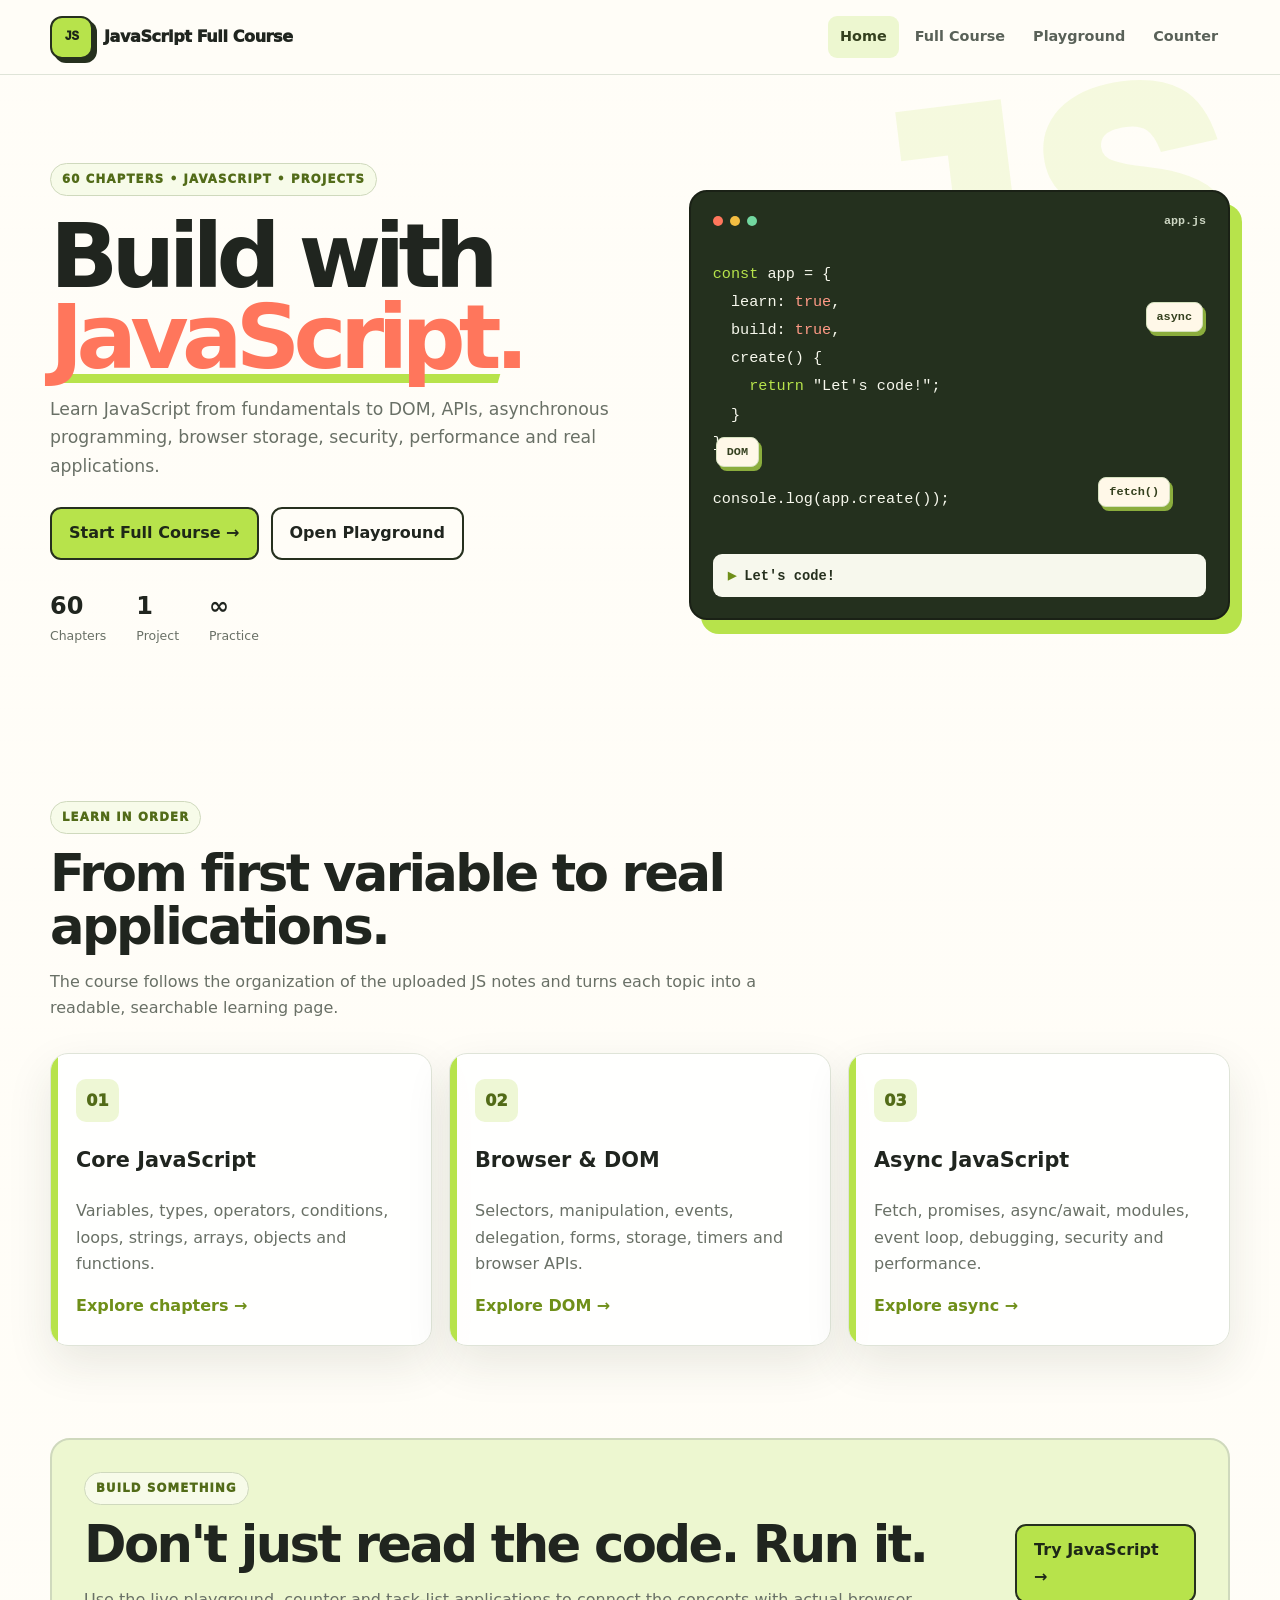
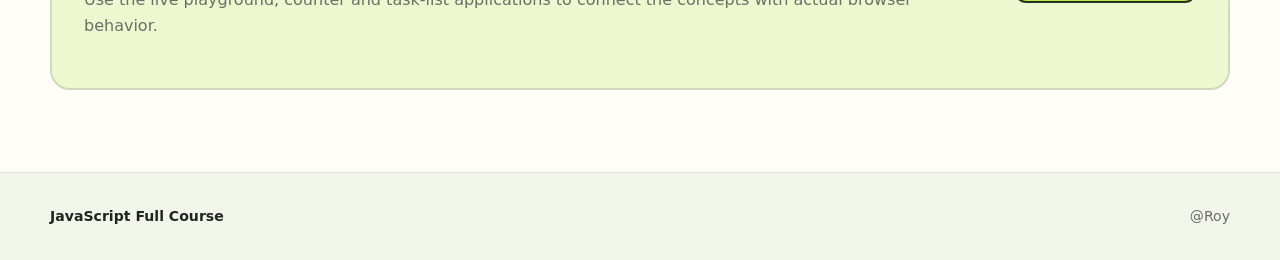
<file: index.html>
<!doctype html>
<html lang="en">

<head>
  <meta charset="utf-8">
  <meta name="viewport" content="width=device-width, initial-scale=1">
  <meta name="description"
    content="A complete JavaScript learning course with 60 chapters, live examples, playgrounds and projects.">
  <title>JavaScript Full Course</title>
  <link rel="stylesheet" href="style.css">
</head>

<body>
  <header class="site-header">
    <div class="container nav">
      <a class="brand" href="index.html"><span class="brand-mark">JS</span><span>JavaScript Full Course</span></a>
      <button class="menu-toggle" aria-label="Toggle navigation">☰</button>
      <nav class="nav-links">
        <a class="active" href="index.html">Home</a>
        <a href="course.html">Full Course</a>
        <a href="playground.html">Playground</a>
        <a href="counter.html">Counter</a>
      </nav>
    </div>
  </header>

  <main>
    <section class="hero">
      <div class="container hero-grid">
        <div class="hero-copy reveal">
          <span class="eyebrow">60 CHAPTERS • JAVASCRIPT • PROJECTS</span>
          <h1>Build with <span>JavaScript.</span></h1>
          <p>Learn JavaScript from fundamentals to DOM, APIs, asynchronous programming, browser storage, security,
            performance and real applications.</p>
          <div class="hero-actions">
            <a class="btn btn-primary" href="course.html">Start Full Course →</a>
            <a class="btn btn-secondary" href="playground.html">Open Playground</a>
          </div>
          <div class="hero-stats">
            <div><strong>60</strong><span>Chapters</span></div>
            <div><strong>1</strong><span>Project</span></div>
            <div><strong>∞</strong><span>Practice</span></div>
          </div>
        </div>
        <div class="hero-console reveal delay-1" aria-label="Animated JavaScript console">
          <div class="console-top"><span></span><span></span><span></span><b>app.js</b></div>
          <pre><code><i>const</i> app = {
  learn: <em>true</em>,
  build: <em>true</em>,
  create() {
    <i>return</i> "Let's code!";
  }
};

console.log(app.create());</code></pre>
          <div class="console-output"><span>▶</span> Let's code!</div>
          <div class="floating-token token-a">async</div>
          <div class="floating-token token-b">DOM</div>
          <div class="floating-token token-c">fetch()</div>
        </div>
      </div>
    </section>

    <section class="section">
      <div class="container">
        <div class="section-heading reveal">
          <span class="eyebrow">LEARN IN ORDER</span>
          <h2>From first variable to real applications.</h2>
          <p>The course follows the organization of the uploaded JS notes and turns each topic into a readable,
            searchable learning page.</p>
        </div>
        <div class="feature-grid">
          <article class="feature-card reveal"><span class="feature-icon">01</span>
            <h3>Core JavaScript</h3>
            <p>Variables, types, operators, conditions, loops, strings, arrays, objects and functions.</p><a
              href="course.html#chapter-1">Explore chapters →</a>
          </article>
          <article class="feature-card reveal delay-1"><span class="feature-icon">02</span>
            <h3>Browser & DOM</h3>
            <p>Selectors, manipulation, events, delegation, forms, storage, timers and browser APIs.</p><a
              href="course.html#chapter-41">Explore DOM →</a>
          </article>
          <article class="feature-card reveal delay-2"><span class="feature-icon">03</span>
            <h3>Async JavaScript</h3>
            <p>Fetch, promises, async/await, modules, event loop, debugging, security and performance.</p><a
              href="course.html#chapter-50">Explore async →</a>
          </article>
        </div>
      </div>
    </section>

    <section class="section section-accent">
      <div class="container cta-card reveal">
        <div><span class="eyebrow">BUILD SOMETHING</span>
          <h2>Don't just read the code. Run it.</h2>
          <p>Use the live playground, counter and task-list applications to connect the concepts with actual browser
            behavior.</p>
        </div>
        <a class="btn btn-primary" href="playground.html">Try JavaScript →</a>
      </div>
    </section>
  </main>

  <footer class="site-footer">
    <div class="container"><strong>JavaScript Full Course</strong><span>@Roy</span></div>
  </footer>
  <script src="script.js"></script>
</body>

</html>
</file>
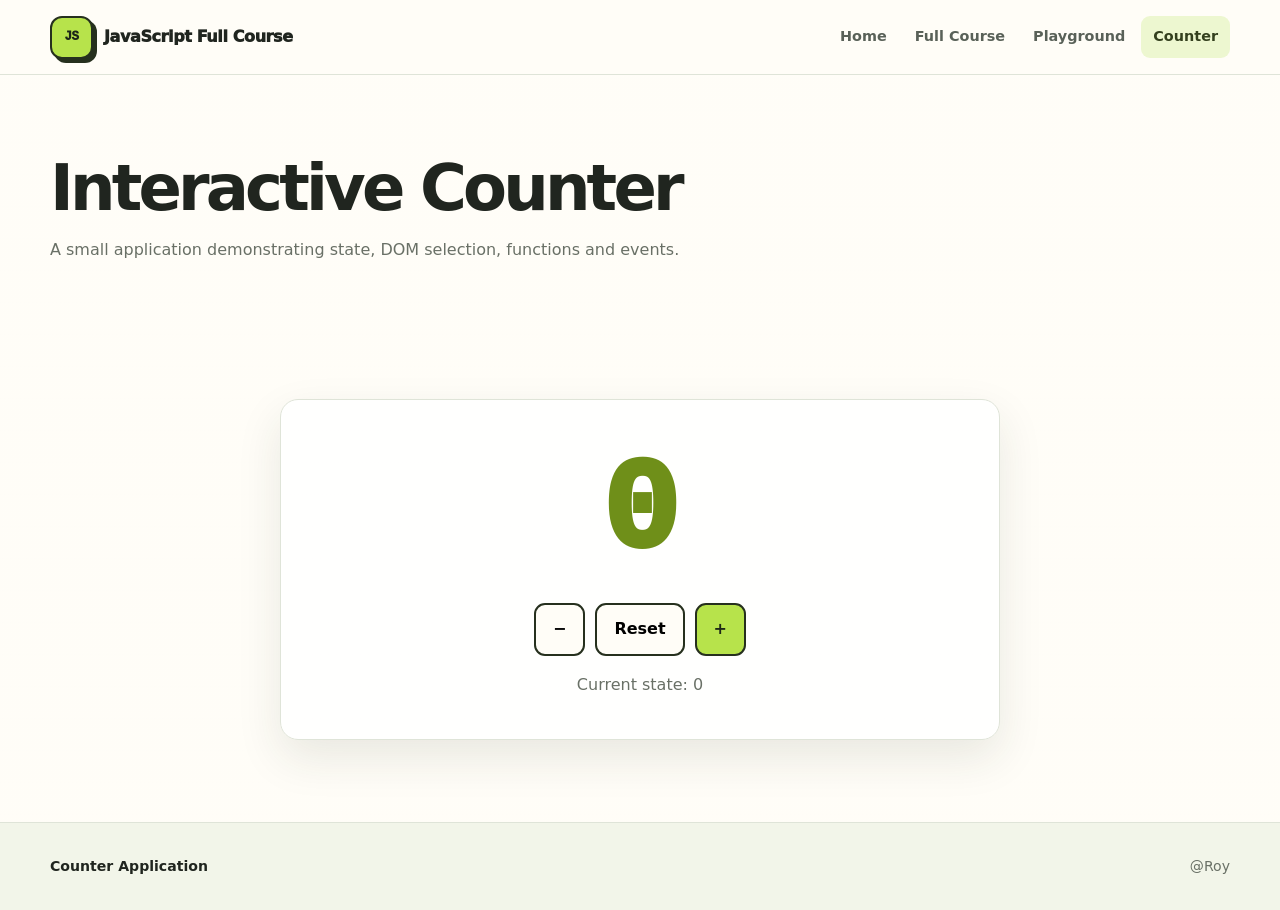
<file: counter.html>
<!doctype html>
<html lang="en">

<head>
    <meta charset="utf-8">
    <meta name="viewport" content="width=device-width, initial-scale=1">
    <title>Counter Application</title>
    <link rel="stylesheet" href="style.css">
</head>

<body>
    <header class="site-header">
        <div class="container nav">
            <a class="brand" href="index.html">
                <span class="brand-mark">JS</span>
                <span>JavaScript Full Course</span>
            </a>
            <button class="menu-toggle" aria-label="Toggle navigation">☰</button>
            <nav class="nav-links">
                <a href="index.html">Home</a>
                <a href="course.html">Full Course</a>
                <a href="playground.html">Playground</a>
                <a class="active" href="counter.html">Counter</a>
                
            </nav>
        </div>
    </header>
    <main>
        <section class="course-hero compact">
            <div class="container">
                
                <h1>Interactive Counter</h1>
                <p>A small application demonstrating state, DOM selection, functions and events.</p>
            </div>
        </section>
        <section class="section">
            <div class="container app-shell reveal">
                <div class="counter-value" id="count">0</div>
                <div class="counter-actions"><button id="dec" class="btn btn-secondary">−</button><button id="reset"
                        class="btn btn-secondary">Reset</button><button id="inc" class="btn btn-primary">+</button>
                </div>
                <p class="app-status" id="counterStatus">Current state: 0</p>
            </div>
        </section>
    </main>
    <footer class="site-footer">
        <div class="container"><strong>Counter Application</strong>
            <span>@Roy</span></div>
    </footer>
    <script src="script.js"></script>
    <script>
        let count = 0;
        const output = document.querySelector("#count");
        const status = document.querySelector("#counterStatus");
        function render() { output.textContent = count; status.textContent = "Current state: " + count; output.classList.remove("pulse"); void output.offsetWidth; output.classList.add("pulse"); }
        document.querySelector("#inc").addEventListener("click", () => { count++; render(); });
        document.querySelector("#dec").addEventListener("click", () => { count--; render(); });
        document.querySelector("#reset").addEventListener("click", () => { count = 0; render(); });
    </script>
</body>

</html>
</file>
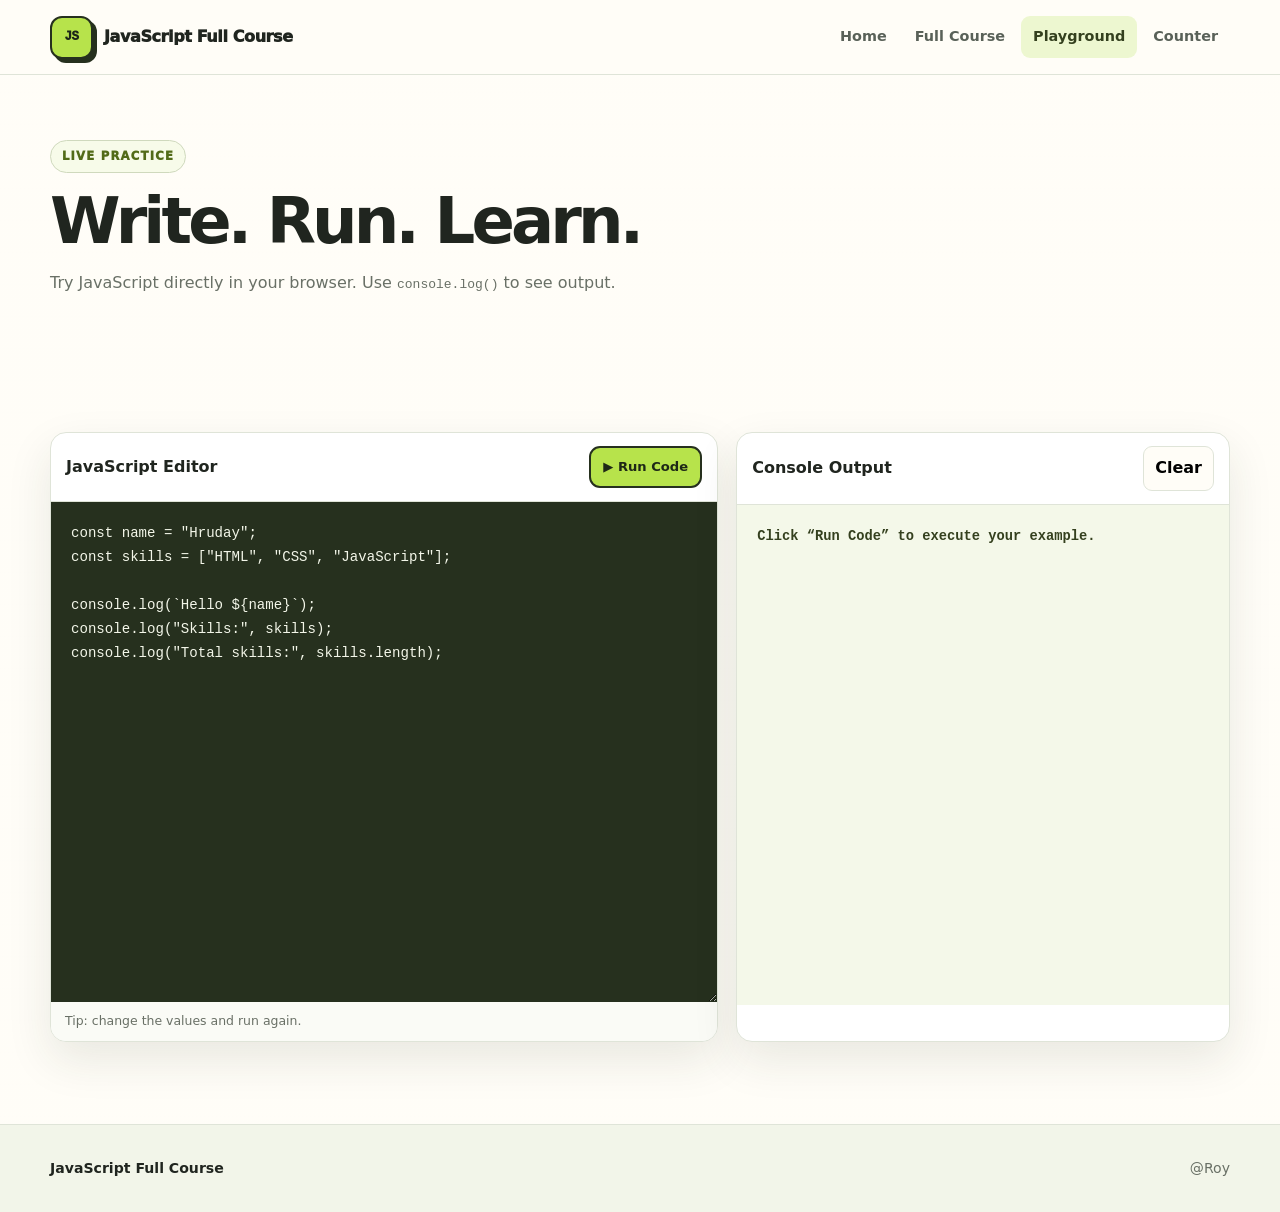
<file: playground.html>
<!doctype html>
<html lang="en">

<head>
  <meta charset="utf-8">
  <meta name="viewport" content="width=device-width, initial-scale=1">
  <title>JavaScript Playground</title>
  <link rel="stylesheet" href="style.css">
</head>

<body>
  <header class="site-header">
    <div class="container nav"><a class="brand" href="index.html"><span class="brand-mark">JS</span><span>JavaScript
          Full Course</span></a><button class="menu-toggle" aria-label="Toggle navigation">☰</button>
      <nav class="nav-links">
        <a href="index.html">Home</a>
        <a href="course.html">Full Course</a>
        <a class="active" href="playground.html">Playground</a>
        <a href="counter.html">Counter</a>
      </nav>
    </div>
  </header>
  <main>
    <section class="course-hero compact">
      <div class="container"><span class="eyebrow">LIVE PRACTICE</span>
        <h1>Write. Run. Learn.</h1>
        <p>Try JavaScript directly in your browser. Use <code>console.log()</code> to see output.</p>
      </div>
    </section>
    <section class="section">
      <div class="container playground">
        <div class="editor-panel">
          <div class="panel-head"><strong>JavaScript Editor</strong><button id="runCode"
              class="btn btn-primary btn-small">▶ Run Code</button></div><textarea id="codeEditor" spellcheck="false">const name = "Hruday";
const skills = ["HTML", "CSS", "JavaScript"];

console.log(`Hello ${name}`);
console.log("Skills:", skills);
console.log("Total skills:", skills.length);</textarea>
          <div class="editor-tip">Tip: change the values and run again.</div>
        </div>
        <div class="output-panel">
          <div class="panel-head"><strong>Console Output</strong><button id="clearOutput"
              class="ghost-btn">Clear</button></div>
          <pre id="consoleOutput">Click “Run Code” to execute your example.</pre>
        </div>
      </div>
    </section>
  </main>
  <footer class="site-footer">
    <div class="container"><strong>JavaScript Full Course</strong><span>@Roy</span></div>
  </footer>
  <script src="script.js"></script>
  <script src="playground.js"></script>
</body>

</html>
</file>
<file: style.css>
:root {
  --paper: #fffdf7;
  --ink: #20251f;
  --muted: #697066;
  --line: #dfe4d8;
  --lime: #b7e34b;
  --coral: #ff765c;
  --shadow: 0 18px 45px rgba(39, 52, 31, .10);
  --max: 1180px
}

* {
  box-sizing: border-box
}

html {
  scroll-behavior: smooth
}

body {
  margin: 0;
  color: var(--ink);
  background: linear-gradient(rgba(255, 253, 247, .96), rgba(255, 253, 247, .96)), repeating-linear-gradient(0deg, transparent 0, transparent 31px, rgba(94, 112, 75, .055) 32px);
  font-family: Inter, ui-sans-serif, system-ui, -apple-system, BlinkMacSystemFont, "Segoe UI", sans-serif;
  line-height: 1.65
}

a {
  color: inherit;
  text-decoration: none
}

button,
input,
textarea {
  font: inherit
}

.container {
  width: min(calc(100% - 38px), var(--max));
  margin: auto
}

.site-header {
  position: sticky;
  top: 0;
  z-index: 50;
  background: rgba(255, 253, 247, .91);
  backdrop-filter: blur(15px);
  border-bottom: 1px solid var(--line)
}

.nav {
  min-height: 74px;
  display: flex;
  align-items: center;
  justify-content: space-between;
  gap: 24px
}

.brand {
  display: flex;
  align-items: center;
  gap: 11px;
  font-weight: 950;
  letter-spacing: -.025em
}

.brand-mark {
  width: 43px;
  height: 43px;
  border-radius: 12px;
  display: grid;
  place-items: center;
  background: var(--lime);
  border: 2px solid #26301e;
  color: #1d2518;
  box-shadow: 4px 4px 0 #26301e;
  font: 950 .78rem/1 monospace
}

.nav-links {
  display: flex;
  gap: 4px;
  align-items: center
}

.nav-links a {
  padding: 9px 12px;
  border-radius: 9px;
  color: #596158;
  font-size: .9rem;
  font-weight: 800
}

.nav-links a:hover,
.nav-links a.active {
  background: #edf7d0;
  color: #34401e
}

.menu-toggle {
  display: none;
  border: 2px solid var(--line);
  background: var(--paper);
  border-radius: 10px;
  padding: 7px 10px
}

.hero {
  padding: 88px 0 72px;
  position: relative;
  overflow: hidden
}

.hero::before {
  content: "JS";
  position: absolute;
  right: 4%;
  top: 5%;
  font: 950 clamp(9rem, 25vw, 24rem)/.8 monospace;
  color: rgba(183, 227, 75, .14);
  transform: rotate(-7deg);
  pointer-events: none
}

.hero-grid {
  display: grid;
  grid-template-columns: 1.03fr .97fr;
  gap: 64px;
  align-items: center;
  position: relative
}

.eyebrow {
  display: inline-flex;
  padding: 6px 11px;
  border: 1px solid #cfd9bd;
  border-radius: 999px;
  background: #f7fbe9;
  color: #526b18;
  font-size: .73rem;
  font-weight: 950;
  letter-spacing: .1em
}

.hero h1 {
  margin: 20px 0 16px;
  max-width: 720px;
  font-size: clamp(3.4rem, 7vw, 6.8rem);
  line-height: .9;
  letter-spacing: -.075em
}

.hero h1 span {
  position: relative;
  display: inline-block;
  color: var(--coral)
}

.hero h1 span::after {
  content: "";
  position: absolute;
  left: 0;
  right: 5%;
  bottom: -5px;
  height: 9px;
  background: var(--lime);
  transform: skewX(-16deg);
  z-index: -1
}

.hero p {
  max-width: 680px;
  color: var(--muted);
  font-size: 1.08rem
}

.hero-actions {
  display: flex;
  gap: 12px;
  flex-wrap: wrap;
  margin: 27px 0
}

.btn {
  display: inline-flex;
  align-items: center;
  justify-content: center;
  gap: 8px;
  border: 2px solid #26301e;
  border-radius: 11px;
  padding: 11px 17px;
  font-weight: 900;
  cursor: pointer;
  transition: transform .2s ease, box-shadow .2s ease
}

.btn:hover {
  transform: translate(-2px, -3px);
  box-shadow: 5px 6px 0 #26301e
}

.btn-primary {
  background: var(--lime);
  color: #1e2817
}

.btn-secondary {
  background: var(--paper)
}

.btn-small {
  padding: 8px 12px;
  font-size: .82rem
}

.ghost-btn {
  border: 1px solid var(--line);
  background: var(--paper);
  border-radius: 9px;
  padding: 8px 11px;
  cursor: pointer;
  font-weight: 800
}

.hero-stats {
  display: flex;
  gap: 30px;
  margin-top: 27px
}

.hero-stats div {
  display: grid
}

.hero-stats strong {
  font-size: 1.5rem
}

.hero-stats span {
  font-size: .78rem;
  color: var(--muted)
}

.hero-console {
  position: relative;
  min-height: 430px;
  padding: 22px;
  background: #24301e;
  color: #f7f8ed;
  border: 2px solid #1a2116;
  border-radius: 18px;
  box-shadow: 12px 14px 0 #b7e34b;
  transform: rotate(1deg)
}

.console-top {
  display: flex;
  align-items: center;
  gap: 7px;
  color: #cdd6c3
}

.console-top span {
  width: 10px;
  height: 10px;
  border-radius: 50%;
  background: #ff765c
}

.console-top span:nth-child(2) {
  background: #f2bd42
}

.console-top span:nth-child(3) {
  background: #72d7a0
}

.console-top b {
  margin-left: auto;
  font: 700 .73rem monospace
}

.hero-console pre {
  font: 500 .95rem/1.85 "SFMono-Regular", Consolas, monospace;
  margin-top: 32px
}

.hero-console i {
  color: #b7e34b;
  font-style: normal
}

.hero-console em {
  color: #ff9a86;
  font-style: normal
}

.console-output {
  position: absolute;
  left: 22px;
  right: 22px;
  bottom: 21px;
  padding: 13px 15px;
  border-radius: 9px;
  background: #f7f8ed;
  color: #26301e;
  font: 800 .86rem monospace
}

.console-output span {
  color: #6f8f19
}

.floating-token {
  position: absolute;
  padding: 7px 10px;
  border-radius: 8px;
  background: #fff8e8;
  color: #34401e;
  border: 1px solid #d6e1bf;
  font: 850 .74rem monospace;
  box-shadow: 3px 4px 0 rgba(183, 227, 75, .7);
  animation: jsFloat 4.8s ease-in-out infinite
}

.token-a {
  right: 25px;
  top: 110px
}

.token-b {
  left: 25px;
  top: 245px;
  animation-delay: 1s
}

.token-c {
  right: 58px;
  top: 285px;
  animation-delay: 2s
}

.section {
  padding: 82px 0
}

.section-accent {
  padding-top: 10px
}

.section-heading {
  max-width: 760px;
  margin-bottom: 32px
}

.section-heading h2,
.cta-card h2 {
  font-size: clamp(2rem, 4vw, 3.4rem);
  line-height: 1.03;
  letter-spacing: -.05em;
  margin: 13px 0
}

.section-heading p,
.cta-card p {
  color: var(--muted)
}

.feature-grid {
  display: grid;
  grid-template-columns: repeat(3, 1fr);
  gap: 17px
}

.feature-card,
.reference-card,
.app-shell {
  background: rgba(255, 255, 255, .84);
  border: 1px solid var(--line);
  border-radius: 18px;
  padding: 25px;
  box-shadow: var(--shadow)
}

.feature-card {
  position: relative;
  overflow: hidden;
  transition: transform .25s ease
}

.feature-card::before {
  content: "";
  position: absolute;
  left: 0;
  top: 0;
  width: 7px;
  height: 100%;
  background: var(--lime)
}

.feature-card:hover {
  transform: translateY(-5px)
}

.feature-icon {
  display: grid;
  place-items: center;
  width: 43px;
  height: 43px;
  border-radius: 10px;
  background: #eef7d5;
  color: #526b18;
  font-weight: 950
}

.feature-card h3 {
  font-size: 1.3rem
}

.feature-card p {
  color: var(--muted)
}

.feature-card a {
  color: #6f8f19;
  font-weight: 900
}

.cta-card {
  display: flex;
  align-items: center;
  justify-content: space-between;
  gap: 28px;
  padding: 32px;
  border-radius: 20px;
  background: #edf7d0;
  border: 2px solid #cfd9bd
}
/* Counter Page Footer */
.site-footer {
    padding: 32px 0;
    border-top: 1px solid var(--line);
    background: #f2f5e9;
    margin-top: auto;
}

.site-footer .container {
    display: flex;
    justify-content: space-between;
    align-items: center;
    gap: 40px;
    color: var(--muted);
    font-size: .88rem;
}

.site-footer strong {
    color: var(--ink);
}

/* Keep footer at the bottom on Counter page */
body:has(.counter-value) {
    min-height: 100vh;
    display: flex;
    flex-direction: column;
}

body:has(.counter-value) main {
    flex: 1;
}
.course-hero {
  padding: 65px 0 30px
}

.course-hero.compact {
  padding-bottom: 38px
}

.course-hero h1 {
  font-size: clamp(2.6rem, 5vw, 4.8rem);
  line-height: .98;
  letter-spacing: -.06em;
  margin: 17px 0
}

.course-hero p {
  max-width: 870px;
  color: var(--muted)
}

.course-tools {
  display: flex;
  align-items: center;
  gap: 14px;
  margin-top: 25px
}

.search-box {
  display: flex;
  align-items: center;
  gap: 9px;
  width: min(700px, 100%);
  background: var(--paper);
  border: 2px solid var(--line);
  border-radius: 11px;
  padding: 0 12px
}

.search-box span {
  color: #6f8f19;
  font-size: 1.25rem
}

.search-box input {
  border: 0;
  outline: 0;
  background: transparent;
  padding: 13px 0;
  width: 100%;
  color: var(--ink)
}

.search-box button {
  border: 0;
  background: transparent;
  color: var(--muted);
  font-size: 1.1rem;
  cursor: pointer
}

.result-count {
  color: var(--muted);
  font-weight: 800
}

.course-layout {
  display: grid;
  grid-template-columns: 255px 1fr;
  gap: 27px;
  align-items: start
}

.chapter-nav {
  position: sticky;
  top: 94px;
  max-height: calc(100vh - 112px);
  overflow: auto;
  background: #fbfcf4;
  border: 1px solid var(--line);
  border-radius: 15px;
  padding: 14px
}

.side-title {
  font-size: .72rem;
  text-transform: uppercase;
  letter-spacing: .1em;
  font-weight: 950;
  padding: 7px 9px 12px;
  color: #65705f
}

.chapter-nav a {
  display: flex;
  gap: 8px;
  padding: 8px 9px;
  border-radius: 8px;
  color: #687266;
  font-size: .78rem;
  line-height: 1.25
}

.chapter-nav a:hover {
  background: #eef7d5;
  color: #4e6519
}

.chapter-nav a span {
  color: #6f8f19;
  font-weight: 950;
  min-width: 22px
}

.chapter {
  scroll-margin-top: 100px;
  background: rgba(255, 255, 255, .88);
  border: 1px solid var(--line);
  border-radius: 18px;
  padding: 31px;
  margin-bottom: 22px;
  box-shadow: var(--shadow)
}

.chapter-top {
  display: flex;
  align-items: center;
  gap: 10px
}

.chapter-number {
  font: 950 2.2rem/1 monospace;
  color: var(--coral)
}

.chapter-label {
  font-size: .7rem;
  font-weight: 950;
  letter-spacing: .1em;
  color: #7a8376
}

.chapter h2 {
  font-size: clamp(1.6rem, 3vw, 2.5rem);
  line-height: 1.1;
  margin: 14px 0
}

.chapter-description {
  color: var(--muted);
  font-size: 1.02rem
}

.lesson-grid {
  display: grid;
  grid-template-columns: 1fr 1fr;
  gap: 15px;
  margin: 22px 0
}

.lesson-card {
  padding: 18px;
  border-radius: 13px;
  background: #f7f9f1;
  border: 1px solid var(--line)
}

.lesson-card h3,
.lesson-block h3,
.summary-table h3 {
  margin: 0 0 10px;
  font-size: .76rem;
  text-transform: uppercase;
  letter-spacing: .08em;
  color: #6f8f19
}

.lesson-block {
  margin-top: 20px
}

.lesson-block pre {
  overflow: auto;
  margin: 0;
  border-radius: 12px;
  background: #26301e;
  color: #f4f7e8;
  padding: 18px;
  font: 500 .84rem/1.7 "SFMono-Regular", Consolas, monospace;
  white-space: pre-wrap
}

.output-block pre {
  background: #f4f8e9;
  color: #34401e;
  border: 1px solid #dbe7c4
}

.points {
  padding-left: 22px
}

.points li {
  margin: 7px 0;
  color: #5f695d
}

.summary-table {
  margin-top: 22px;
  overflow: auto
}

.summary-table table {
  width: 100%;
  border-collapse: collapse;
  min-width: 580px
}

.summary-table th,
.summary-table td {
  padding: 10px;
  border: 1px solid var(--line);
  text-align: left
}

.summary-table th {
  background: #eef7d5
}

.reference-grid {
  display: grid;
  grid-template-columns: repeat(4, 1fr);
  gap: 16px
}

.reference-card h3 {
  margin: 9px 0
}

.chip-list {
  display: flex;
  flex-wrap: wrap;
  gap: 7px
}

.chip-list a {
  padding: 7px 9px;
  border-radius: 8px;
  background: #f7f9f1;
  border: 1px solid var(--line);
  color: #526b18;
  font: 700 .75rem monospace
}

.playground {
  display: grid;
  grid-template-columns: 1.15fr .85fr;
  gap: 18px
}

.editor-panel,
.output-panel {
  overflow: hidden;
  border: 1px solid var(--line);
  border-radius: 16px;
  background: #fff;
  box-shadow: var(--shadow)
}

.panel-head {
  display: flex;
  align-items: center;
  justify-content: space-between;
  padding: 13px 15px;
  border-bottom: 1px solid var(--line)
}

#codeEditor {
  display: block;
  width: 100%;
  min-height: 500px;
  border: 0;
  outline: 0;
  resize: vertical;
  background: #26301e;
  color: #f3f6e9;
  padding: 20px;
  font: 500 .88rem/1.7 "SFMono-Regular", Consolas, monospace
}

.editor-tip {
  padding: 9px 14px;
  color: var(--muted);
  font-size: .78rem;
  background: #fafbf6
}

.output-panel pre {
  min-height: 500px;
  margin: 0;
  padding: 20px;
  white-space: pre-wrap;
  overflow: auto;
  color: #34401e;
  background: #f4f8e9;
  font: 600 .86rem/1.7 "SFMono-Regular", Consolas, monospace
}

.flash {
  animation: consoleFlash .35s ease
}

.app-shell {
  max-width: 720px;
  margin: auto;
  text-align: center
}

.counter-value {
  font: 950 8rem/1 monospace;
  color: #6f8f19;
  margin: 25px 0
}

.counter-actions {
  display: flex;
  justify-content: center;
  gap: 10px
}

.app-status {
  color: var(--muted)
}

.pulse {
  animation: numberPulse .3s ease
}

.reveal {
  opacity: 0;
  transform: translateY(18px);
  transition: opacity .6s ease, transform .6s ease
}

.reveal.visible {
  opacity: 1;
  transform: none
}

.delay-1 {
  transition-delay: .1s
}

.delay-2 {
  transition-delay: .2s
}

@keyframes jsFloat {

  0%,
  100% {
    transform: translateY(0) rotate(-1deg)
  }

  50% {
    transform: translateY(-10px) rotate(1deg)
  }
}

@keyframes numberPulse {
  50% {
    transform: scale(1.08)
  }
}

@keyframes consoleFlash {
  50% {
    background: #e7f4bb
  }
}

@media(max-width:960px) {

  .hero-grid,
  .playground {
    grid-template-columns: 1fr
  }

  .feature-grid {
    grid-template-columns: 1fr 1fr
  }

  .reference-grid {
    grid-template-columns: 1fr 1fr
  }

  .course-layout {
    grid-template-columns: 1fr
  }

  .chapter-nav {
    position: relative;
    top: auto;
    max-height: 250px
  }
}

@media(max-width:650px) {
  .container {
    width: min(calc(100% - 26px), var(--max))
  }

  .hero {
    padding: 62px 0
  }

  .hero h1 {
    font-size: 3.6rem
  }

  .feature-grid,
  .reference-grid,
  .lesson-grid {
    grid-template-columns: 1fr
  }

  .cta-card {
    align-items: flex-start;
    flex-direction: column
  }

  .site-footer .container {
    flex-direction: column
  }

  .course-tools {
    align-items: stretch;
    flex-direction: column
  }

  .counter-value {
    font-size: 6rem
  }

  .nav-links {
    display: none;
    position: absolute;
    top: 74px;
    left: 13px;
    right: 13px;
    flex-direction: column;
    align-items: stretch;
    background: var(--paper);
    border: 1px solid var(--line);
    border-radius: 12px;
    padding: 8px;
    box-shadow: var(--shadow)
  }

  .nav-links.open {
    display: flex
  }

  .menu-toggle {
    display: block
  }
}

@media(prefers-reduced-motion:reduce) {

  *,
  *::before,
  *::after {
    scroll-behavior: auto !important;
    animation-duration: .01ms !important;
    animation-iteration-count: 1 !important;
    transition-duration: .01ms !important
  }
}
</file>
